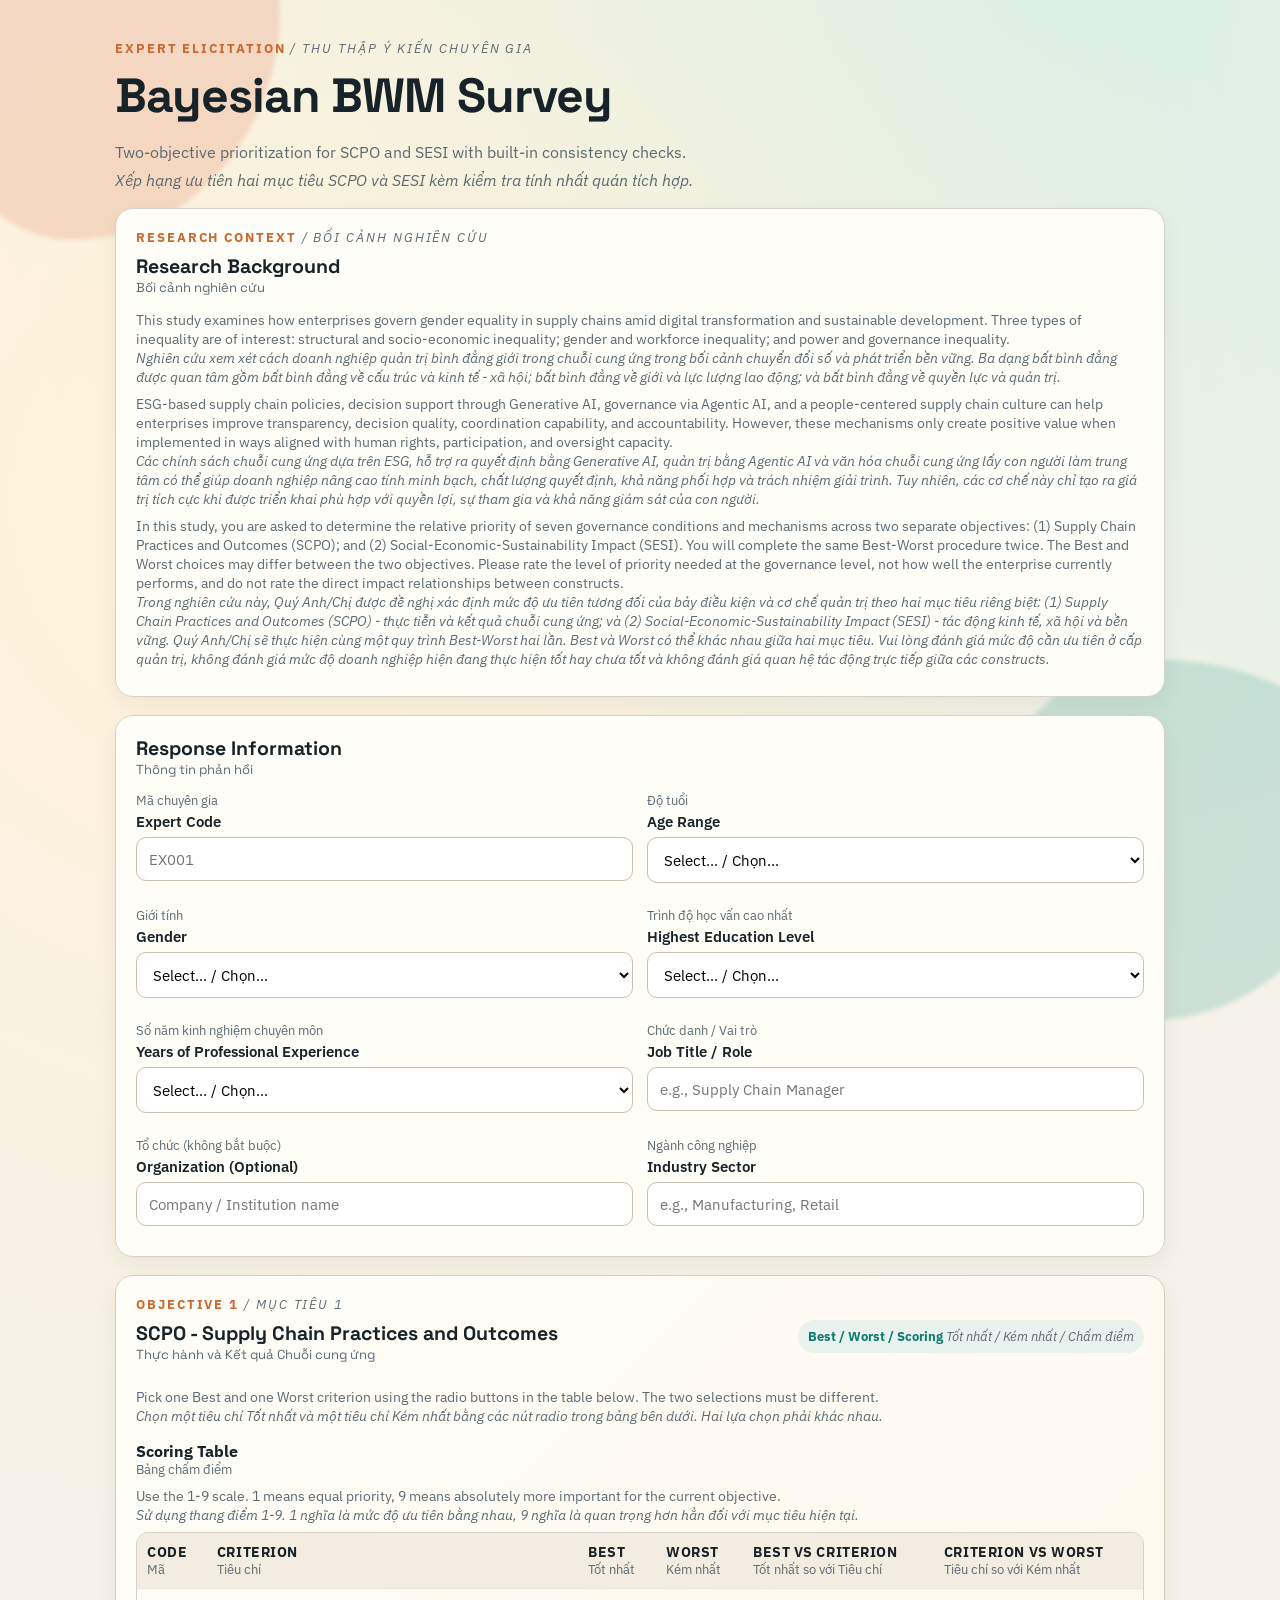
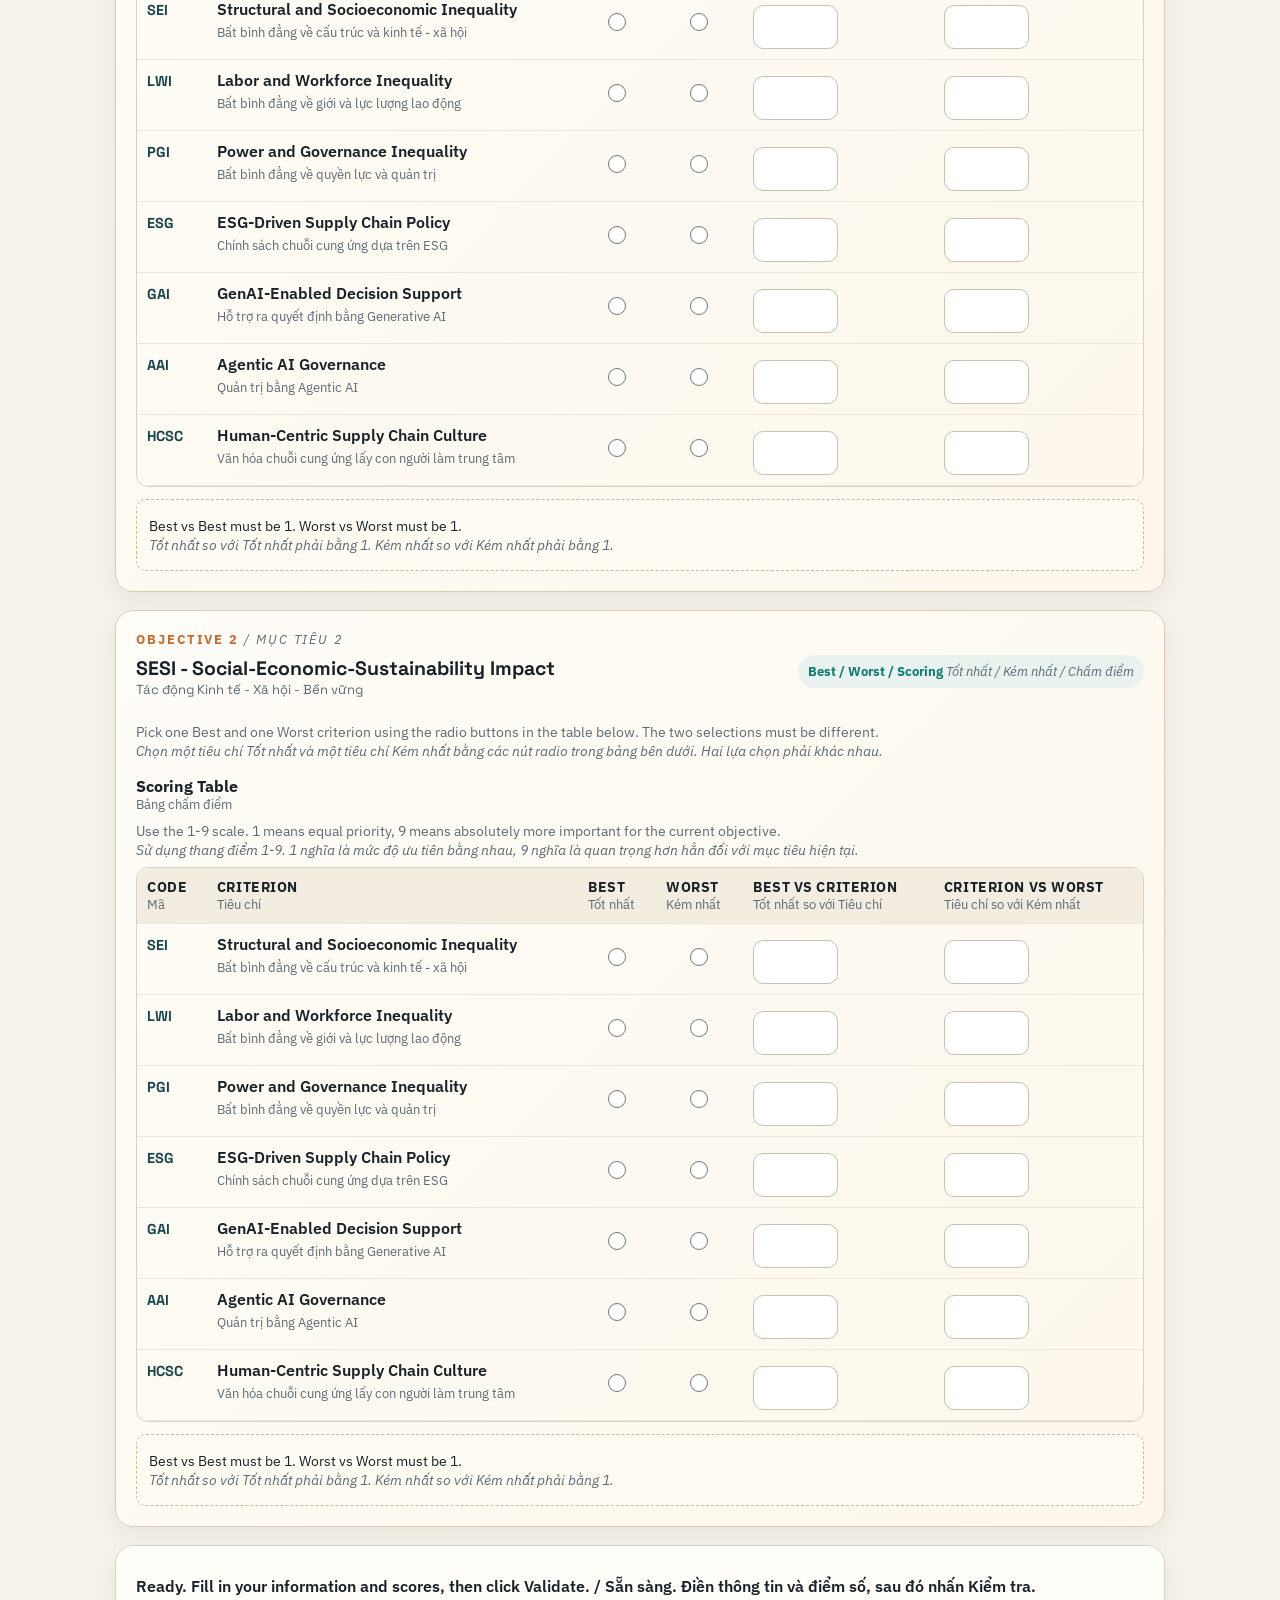
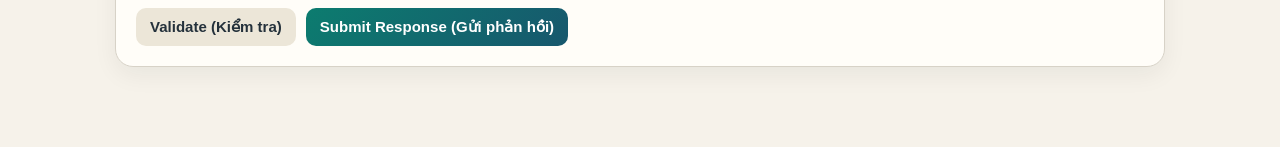
<file: index.html>
<!doctype html>
<html lang="en">
<head>
  <meta charset="UTF-8">
  <meta name="viewport" content="width=device-width, initial-scale=1.0">
  <title>Bayesian BWM Survey</title>
  <link rel="preconnect" href="https://fonts.googleapis.com">
  <link rel="preconnect" href="https://fonts.gstatic.com" crossorigin>
  <link href="https://fonts.googleapis.com/css2?family=IBM+Plex+Sans:wght@400;500;700&family=Space+Grotesk:wght@500;700&display=swap" rel="stylesheet">
  <link rel="stylesheet" href="styles.css">
</head>
<body>
  <div class="bg-shape bg-shape-a"></div>
  <div class="bg-shape bg-shape-b"></div>

  <main class="container">
    <header class="hero">
      <p class="eyebrow">Expert Elicitation <span class="vi-inline">/ Thu thập ý kiến chuyên gia</span></p>
      <h1>Bayesian BWM Survey</h1>
      <p class="subtitle">Two-objective prioritization for SCPO and SESI with built-in consistency checks.</p>
      <p class="subtitle vi-text">Xếp hạng ưu tiên hai mục tiêu SCPO và SESI kèm kiểm tra tính nhất quán tích hợp.</p>
    </header>

    <section class="card">
      <p class="eyebrow">Research Context <span class="vi-inline">/ Bối cảnh nghiên cứu</span></p>
      <h2>Research Background <span class="heading-vi">Bối cảnh nghiên cứu</span></h2>
      <p class="hint">This study examines how enterprises govern gender equality in supply chains amid digital transformation and sustainable development. Three types of inequality are of interest: structural and socio-economic inequality; gender and workforce inequality; and power and governance inequality.<br><span class="vi-inline">Nghiên cứu xem xét cách doanh nghiệp quản trị bình đẳng giới trong chuỗi cung ứng trong bối cảnh chuyển đổi số và phát triển bền vững. Ba dạng bất bình đẳng được quan tâm gồm bất bình đẳng về cấu trúc và kinh tế - xã hội; bất bình đẳng về giới và lực lượng lao động; và bất bình đẳng về quyền lực và quản trị.</span></p>
      <p class="hint">ESG-based supply chain policies, decision support through Generative AI, governance via Agentic AI, and a people-centered supply chain culture can help enterprises improve transparency, decision quality, coordination capability, and accountability. However, these mechanisms only create positive value when implemented in ways aligned with human rights, participation, and oversight capacity.<br><span class="vi-inline">Các chính sách chuỗi cung ứng dựa trên ESG, hỗ trợ ra quyết định bằng Generative AI, quản trị bằng Agentic AI và văn hóa chuỗi cung ứng lấy con người làm trung tâm có thể giúp doanh nghiệp nâng cao tính minh bạch, chất lượng quyết định, khả năng phối hợp và trách nhiệm giải trình. Tuy nhiên, các cơ chế này chỉ tạo ra giá trị tích cực khi được triển khai phù hợp với quyền lợi, sự tham gia và khả năng giám sát của con người.</span></p>
      <p class="hint">In this study, you are asked to determine the relative priority of seven governance conditions and mechanisms across two separate objectives: (1) Supply Chain Practices and Outcomes (SCPO); and (2) Social-Economic-Sustainability Impact (SESI). You will complete the same Best-Worst procedure twice. The Best and Worst choices may differ between the two objectives. Please rate the level of priority needed at the governance level, not how well the enterprise currently performs, and do not rate the direct impact relationships between constructs.<br><span class="vi-inline">Trong nghiên cứu này, Quý Anh/Chị được đề nghị xác định mức độ ưu tiên tương đối của bảy điều kiện và cơ chế quản trị theo hai mục tiêu riêng biệt: (1) Supply Chain Practices and Outcomes (SCPO) - thực tiễn và kết quả chuỗi cung ứng; và (2) Social-Economic-Sustainability Impact (SESI) - tác động kinh tế, xã hội và bền vững. Quý Anh/Chị sẽ thực hiện cùng một quy trình Best-Worst hai lần. Best và Worst có thể khác nhau giữa hai mục tiêu. Vui lòng đánh giá mức độ cần ưu tiên ở cấp quản trị, không đánh giá mức độ doanh nghiệp hiện đang thực hiện tốt hay chưa tốt và không đánh giá quan hệ tác động trực tiếp giữa các constructs.</span></p>
    </section>

    <section class="card">
      <h2>Response Information <span class="heading-vi">Thông tin phản hồi</span></h2>
      <div class="grid-two">
        <label>
          <span class="field-label-vi">Mã chuyên gia</span>
          Expert Code
          <input id="expertCode" type="text" placeholder="EX001" maxlength="40" required>
        </label>
        <label>
          <span class="field-label-vi">Độ tuổi</span>
          Age Range
          <select id="ageRange" required>
            <option value="">Select... / Chọn...</option>
            <option value="<25">Under 25 (Dưới 25)</option>
            <option value="25-34">25 - 34</option>
            <option value="35-44">35 - 44</option>
            <option value="45-54">45 - 54</option>
            <option value="55-64">55 - 64</option>
            <option value="65+">65 or older (65 trở lên)</option>
          </select>
        </label>
        <label>
          <span class="field-label-vi">Giới tính</span>
          Gender
          <select id="gender" required>
            <option value="">Select... / Chọn...</option>
            <option value="male">Male (Nam)</option>
            <option value="female">Female (Nữ)</option>
            <option value="other">Other (Khác)</option>
            <option value="prefer_not_say">Prefer not to say (Không muốn tiết lộ)</option>
          </select>
        </label>
        <label>
          <span class="field-label-vi">Trình độ học vấn cao nhất</span>
          Highest Education Level
          <select id="education" required>
            <option value="">Select... / Chọn...</option>
            <option value="bachelor">Bachelor's Degree (Cử nhân)</option>
            <option value="master">Master's Degree (Thạc sĩ)</option>
            <option value="phd">PhD / Doctorate (Tiến sĩ)</option>
            <option value="other">Other (Khác)</option>
          </select>
        </label>
        <label>
          <span class="field-label-vi">Số năm kinh nghiệm chuyên môn</span>
          Years of Professional Experience
          <select id="yearsExperience" required>
            <option value="">Select... / Chọn...</option>
            <option value="<5">Less than 5 years (Dưới 5 năm)</option>
            <option value="5-10">5 - 10 years</option>
            <option value="11-15">11 - 15 years</option>
            <option value="16-20">16 - 20 years</option>
            <option value="20+">More than 20 years (Trên 20 năm)</option>
          </select>
        </label>
        <label>
          <span class="field-label-vi">Chức danh / Vai trò</span>
          Job Title / Role
          <input id="jobTitle" type="text" placeholder="e.g., Supply Chain Manager" maxlength="120" required>
        </label>
        <label>
          <span class="field-label-vi">Tổ chức (không bắt buộc)</span>
          Organization (Optional)
          <input id="organization" type="text" placeholder="Company / Institution name" maxlength="120">
        </label>
        <label>
          <span class="field-label-vi">Ngành công nghiệp</span>
          Industry Sector
          <input id="industrySector" type="text" placeholder="e.g., Manufacturing, Retail" maxlength="120" required>
        </label>
      </div>
    </section>

    <section class="card objective-frame">
      <div class="objective-header">
        <div>
          <p class="eyebrow">Objective 1 <span class="vi-inline">/ Mục tiêu 1</span></p>
          <h2>SCPO - Supply Chain Practices and Outcomes <span class="heading-vi">Thực hành và Kết quả Chuỗi cung ứng</span></h2>
        </div>
        <span class="objective-badge">Best / Worst / Scoring <span class="vi-inline">Tốt nhất / Kém nhất / Chấm điểm</span></span>
      </div>

      <p class="hint">Pick one Best and one Worst criterion using the radio buttons in the table below. The two selections must be different.<br><span class="vi-inline">Chọn một tiêu chí Tốt nhất và một tiêu chí Kém nhất bằng các nút radio trong bảng bên dưới. Hai lựa chọn phải khác nhau.</span></p>

      <h3>Scoring Table <span class="heading-vi">Bảng chấm điểm</span></h3>
      <p class="hint">Use the 1-9 scale. 1 means equal priority, 9 means absolutely more important for the current objective.<br><span class="vi-inline">Sử dụng thang điểm 1-9. 1 nghĩa là mức độ ưu tiên bằng nhau, 9 nghĩa là quan trọng hơn hẳn đối với mục tiêu hiện tại.</span></p>
      <div class="table-wrap">
        <table>
          <thead>
            <tr>
              <th>Code <span class="heading-vi">Mã</span></th>
              <th>Criterion <span class="heading-vi">Tiêu chí</span></th>
              <th>Best <span class="heading-vi">Tốt nhất</span></th>
              <th>Worst <span class="heading-vi">Kém nhất</span></th>
              <th>Best vs Criterion <span class="heading-vi">Tốt nhất so với Tiêu chí</span></th>
              <th>Criterion vs Worst <span class="heading-vi">Tiêu chí so với Kém nhất</span></th>
            </tr>
          </thead>
          <tbody id="criteriaBody"></tbody>
        </table>
      </div>

      <div class="rule-box">
        <p>Best vs Best must be 1. Worst vs Worst must be 1.<br><span class="vi-inline">Tốt nhất so với Tốt nhất phải bằng 1. Kém nhất so với Kém nhất phải bằng 1.</span></p>
      </div>
    </section>

    <section class="card objective-frame">
      <div class="objective-header">
        <div>
          <p class="eyebrow">Objective 2 <span class="vi-inline">/ Mục tiêu 2</span></p>
          <h2>SESI - Social-Economic-Sustainability Impact <span class="heading-vi">Tác động Kinh tế - Xã hội - Bền vững</span></h2>
        </div>
        <span class="objective-badge">Best / Worst / Scoring <span class="vi-inline">Tốt nhất / Kém nhất / Chấm điểm</span></span>
      </div>

      <p class="hint">Pick one Best and one Worst criterion using the radio buttons in the table below. The two selections must be different.<br><span class="vi-inline">Chọn một tiêu chí Tốt nhất và một tiêu chí Kém nhất bằng các nút radio trong bảng bên dưới. Hai lựa chọn phải khác nhau.</span></p>

      <h3>Scoring Table <span class="heading-vi">Bảng chấm điểm</span></h3>
      <p class="hint">Use the 1-9 scale. 1 means equal priority, 9 means absolutely more important for the current objective.<br><span class="vi-inline">Sử dụng thang điểm 1-9. 1 nghĩa là mức độ ưu tiên bằng nhau, 9 nghĩa là quan trọng hơn hẳn đối với mục tiêu hiện tại.</span></p>
      <div class="table-wrap">
        <table>
          <thead>
            <tr>
              <th>Code <span class="heading-vi">Mã</span></th>
              <th>Criterion <span class="heading-vi">Tiêu chí</span></th>
              <th>Best <span class="heading-vi">Tốt nhất</span></th>
              <th>Worst <span class="heading-vi">Kém nhất</span></th>
              <th>Best vs Criterion <span class="heading-vi">Tốt nhất so với Tiêu chí</span></th>
              <th>Criterion vs Worst <span class="heading-vi">Tiêu chí so với Kém nhất</span></th>
            </tr>
          </thead>
          <tbody id="criteriaBody2"></tbody>
        </table>
      </div>

      <div class="rule-box">
        <p>Best vs Best must be 1. Worst vs Worst must be 1.<br><span class="vi-inline">Tốt nhất so với Tốt nhất phải bằng 1. Kém nhất so với Kém nhất phải bằng 1.</span></p>
      </div>
    </section>

    <section class="card">
      <div id="message" class="message" aria-live="polite"></div>
      <div class="actions">
        <button id="validateBtn" type="button" class="secondary">Validate (Kiểm tra)</button>
        <button id="submitBtn" type="button" class="primary">Submit Response (Gửi phản hồi)</button>
      </div>
     <!-- <p class="hint">If the Google Apps Script URL is not configured, the app will download a JSON file so you can still pilot test.<br><span class="vi-inline">Nếu chưa cấu hình URL Google Apps Script, ứng dụng sẽ tải xuống tệp JSON để bạn có thể thử nghiệm.</span></p> -->
    </section>
  </main>

  <script src="config.js"></script>
  <script src="app.js"></script>
</body>
</html>
</file>
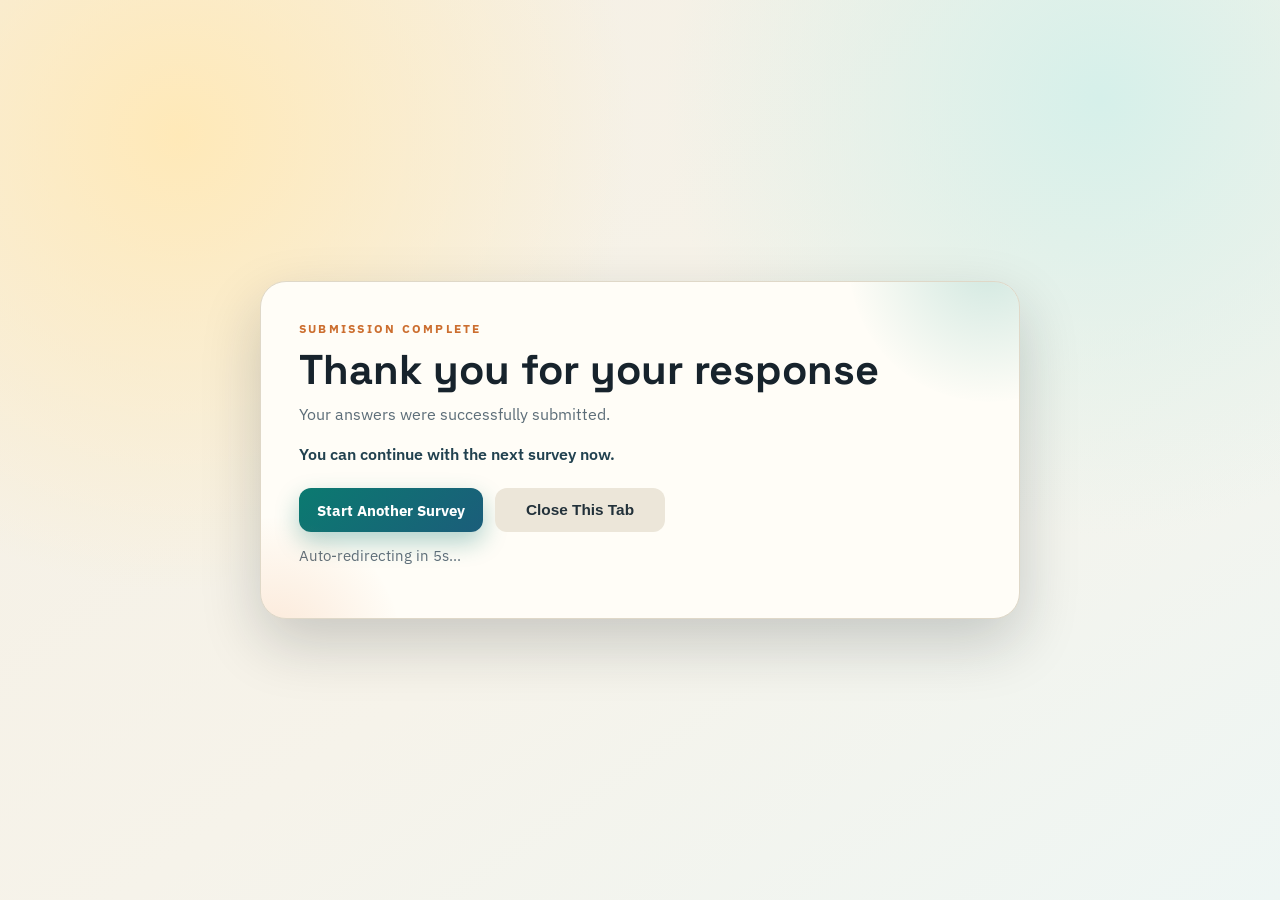
<file: submitted.html>
<!doctype html>
<html lang="en">
<head>
  <meta charset="UTF-8">
  <meta name="viewport" content="width=device-width, initial-scale=1.0">
  <title>Response Submitted</title>
  <link rel="preconnect" href="https://fonts.googleapis.com">
  <link rel="preconnect" href="https://fonts.gstatic.com" crossorigin>
  <link href="https://fonts.googleapis.com/css2?family=IBM+Plex+Sans:wght@400;500;700&family=Space+Grotesk:wght@500;700&display=swap" rel="stylesheet">
  <style>
    :root {
      --ink: #17232c;
      --muted: #5c6d78;
      --panel: #fffdf7;
      --line: #dfd8c8;
      --accent: #0b7a70;
      --accent-2: #cc6e2f;
    }

    * {
      box-sizing: border-box;
    }

    body {
      margin: 0;
      min-height: 100vh;
      font-family: "IBM Plex Sans", sans-serif;
      color: var(--ink);
      background:
        radial-gradient(circle at 14% 15%, #ffe9b8 0%, transparent 34%),
        radial-gradient(circle at 86% 11%, #d6f0ea 0%, transparent 32%),
        linear-gradient(145deg, #f5efe3 0%, #f6f3ea 55%, #eef6f4 100%);
      display: grid;
      place-items: center;
      padding: 20px;
    }

    .done-card {
      width: min(760px, 94vw);
      background: var(--panel);
      border: 1px solid var(--line);
      border-radius: 26px;
      box-shadow: 0 24px 60px rgba(20, 29, 36, 0.2);
      padding: clamp(22px, 4vw, 38px);
      position: relative;
      overflow: hidden;
      animation: card-rise 420ms ease;
    }

    .done-card::before,
    .done-card::after {
      content: "";
      position: absolute;
      border-radius: 50%;
      pointer-events: none;
    }

    .done-card::before {
      width: 280px;
      height: 280px;
      top: -160px;
      right: -110px;
      background: radial-gradient(circle, rgba(43, 156, 143, 0.22) 0%, transparent 72%);
    }

    .done-card::after {
      width: 260px;
      height: 260px;
      bottom: -160px;
      left: -120px;
      background: radial-gradient(circle, rgba(235, 143, 84, 0.2) 0%, transparent 72%);
    }

    .eyebrow {
      margin: 0;
      text-transform: uppercase;
      letter-spacing: 0.18em;
      font-weight: 700;
      color: var(--accent-2);
      font-size: 0.78rem;
    }

    h1 {
      margin: 10px 0 8px;
      font-family: "Space Grotesk", sans-serif;
      font-size: clamp(1.8rem, 4.8vw, 2.6rem);
      line-height: 1.15;
    }

    .subtitle {
      margin: 0;
      color: var(--muted);
      max-width: 620px;
      font-size: 1.03rem;
      line-height: 1.5;
    }

    .status-line {
      margin: 18px 0 0;
      font-weight: 600;
      color: #21414f;
    }

    .actions {
      margin-top: 24px;
      display: flex;
      gap: 12px;
      flex-wrap: wrap;
    }

    button,
    a.button-link {
      border: none;
      border-radius: 12px;
      padding: 12px 18px;
      font-size: 0.96rem;
      font-weight: 700;
      cursor: pointer;
      text-decoration: none;
      display: inline-flex;
      align-items: center;
      justify-content: center;
      min-width: 170px;
    }

    .primary {
      background: linear-gradient(135deg, var(--accent), #1b5d7a);
      color: #fff;
      box-shadow: 0 10px 24px rgba(12, 122, 112, 0.33);
    }

    .ghost {
      background: #ece6d9;
      color: #22313a;
    }

    .countdown {
      margin-top: 14px;
      font-size: 0.93rem;
      color: var(--muted);
    }

    @keyframes card-rise {
      from {
        transform: translateY(12px) scale(0.98);
        opacity: 0;
      }
      to {
        transform: translateY(0) scale(1);
        opacity: 1;
      }
    }

    @media (max-width: 560px) {
      .actions {
        flex-direction: column;
      }

      button,
      a.button-link {
        width: 100%;
      }
    }
  </style>
</head>
<body>
  <main class="done-card">
    <p class="eyebrow">Submission Complete</p>
    <h1 id="titleText">Thank you for your response</h1>
    <p class="subtitle" id="subtitleText">Your answers were successfully submitted.</p>
    <p class="status-line" id="statusText">You can continue with the next survey now.</p>

    <div class="actions">
      <a id="nextSurveyLink" class="button-link primary" href="#">Start Another Survey</a>
      <button id="closePageBtn" type="button" class="ghost">Close This Tab</button>
    </div>

    <p class="countdown">Auto-redirecting in <span id="countdown">6</span>s...</p>
  </main>

  <script>
    const params = new URLSearchParams(window.location.search);
    const nextUrl = params.get("next") || "index.html";
    const status = params.get("status") || "submitted";

    const titleText = document.getElementById("titleText");
    const subtitleText = document.getElementById("subtitleText");
    const statusText = document.getElementById("statusText");
    const nextSurveyLink = document.getElementById("nextSurveyLink");
    const closePageBtn = document.getElementById("closePageBtn");
    const countdownEl = document.getElementById("countdown");

    nextSurveyLink.href = nextUrl;

    if (status === "backup") {
      titleText.textContent = "Backup file created successfully";
      subtitleText.textContent = "Your JSON backup was downloaded because the backend is not configured.";
      statusText.textContent = "You can still continue to the next survey.";
    }

    let seconds = 6;
    const timer = setInterval(() => {
      seconds -= 1;
      countdownEl.textContent = String(seconds);
      if (seconds <= 0) {
        clearInterval(timer);
        window.location.assign(nextUrl);
      }
    }, 1000);

    closePageBtn.addEventListener("click", () => {
      window.close();
      setTimeout(() => {
        window.location.assign(nextUrl);
      }, 200);
    });
  </script>
</body>
</html>
</file>
<file: styles.css>
:root {
  --bg: #f6f2ea;
  --card: #fffdf8;
  --ink: #182229;
  --muted: #5c6a73;
  --line: #d7d2c7;
  --brand: #0c7c6f;
  --brand-2: #c96a30;
  --danger: #b42318;
  --ok: #15803d;
}

* {
  box-sizing: border-box;
}

body {
  margin: 0;
  font-family: "IBM Plex Sans", sans-serif;
  color: var(--ink);
  background: radial-gradient(circle at 20% 15%, #fff3d8 0, transparent 35%),
    radial-gradient(circle at 80% 0%, #d7efe6 0, transparent 30%),
    var(--bg);
  min-height: 100vh;
}

.bg-shape {
  position: fixed;
  width: 360px;
  height: 360px;
  border-radius: 44% 56% 58% 42% / 41% 36% 64% 59%;
  filter: blur(2px);
  opacity: 0.2;
  z-index: -1;
}

.bg-shape-a {
  top: -120px;
  left: -80px;
  background: #e76f51;
}

.bg-shape-b {
  bottom: -120px;
  right: -80px;
  background: #2a9d8f;
}

.container {
  width: min(1050px, 92vw);
  margin: 40px auto 80px;
}

.hero h1 {
  margin: 0;
  font-family: "Space Grotesk", sans-serif;
  font-size: clamp(1.9rem, 4.4vw, 3rem);
  letter-spacing: -0.02em;
}

.eyebrow {
  margin: 0 0 8px;
  text-transform: uppercase;
  letter-spacing: 0.15em;
  color: var(--brand-2);
  font-weight: 700;
  font-size: 0.8rem;
}

.subtitle {
  color: var(--muted);
  max-width: 700px;
}

.card {
  margin-top: 18px;
  background: var(--card);
  border: 1px solid var(--line);
  border-radius: 18px;
  padding: 20px;
  box-shadow: 0 8px 24px rgba(23, 32, 39, 0.06);
}

h2 {
  margin: 0 0 14px;
  font-family: "Space Grotesk", sans-serif;
  font-size: 1.22rem;
}

h3 {
  margin: 16px 0 6px;
  font-size: 1rem;
}

.objective-frame {
  border: 1px solid #d7cdb7;
  background: linear-gradient(135deg, #fffdf8 0%, #fdf7eb 100%);
}

.objective-header {
  display: flex;
  justify-content: space-between;
  align-items: center;
  gap: 12px;
  margin-bottom: 10px;
}

.objective-badge {
  display: inline-block;
  padding: 8px 10px;
  border-radius: 999px;
  background: #e9f2ef;
  color: var(--brand);
  font-weight: 700;
  font-size: 0.8rem;
  text-align: right;
}

.heading-vi,
.field-label-vi {
  display: block;
  color: var(--muted);
  font-weight: 400;
  font-size: 0.82rem;
  text-transform: none;
  letter-spacing: normal;
}

.field-label-vi {
  margin-bottom: 2px;
}

.vi-inline {
  color: var(--muted);
  font-weight: 400;
  font-style: italic;
}

.vi-text {
  margin-top: -8px;
  font-style: italic;
}

.grid-two {
  display: grid;
  grid-template-columns: 1fr 1fr;
  gap: 14px;
}

label {
  display: block;
  font-size: 0.95rem;
  font-weight: 600;
  margin-bottom: 10px;
}

input,
select {
  width: 100%;
  margin-top: 6px;
  border: 1px solid #c8c1b1;
  background: #fff;
  border-radius: 10px;
  padding: 11px 12px;
  font-size: 0.95rem;
  font-family: inherit;
}

.table-wrap {
  overflow-x: auto;
  border-radius: 12px;
  border: 1px solid var(--line);
}

table {
  width: 100%;
  border-collapse: collapse;
  min-width: 800px;
}

th,
td {
  padding: 10px;
  border-bottom: 1px solid #ece7dd;
  text-align: left;
  vertical-align: top;
}

th {
  background: #f2ece1;
  font-size: 0.88rem;
  text-transform: uppercase;
  letter-spacing: 0.04em;
}

td code {
  font-family: "Space Grotesk", sans-serif;
  font-size: 0.9rem;
  font-weight: 700;
  color: #17454c;
}

.criterion-title {
  font-weight: 600;
}

.criterion-sub {
  display: block;
  color: var(--muted);
  font-size: 0.84rem;
  margin-top: 4px;
}

.score-input {
  width: 85px;
}

.radio-cell {
  text-align: center;
  vertical-align: middle;
}

.radio-cell input[type="radio"] {
  width: 18px;
  height: 18px;
  margin: 0;
  cursor: pointer;
}

.locked {
  background: #f5f8f7;
  border-color: #b8d2ce;
}

.rule-box {
  margin-top: 12px;
  padding: 10px 12px;
  border: 1px dashed #c7baa2;
  border-radius: 10px;
  background: #fffbf3;
}

.rule-box p {
  margin: 6px 0;
  font-size: 0.9rem;
}

.hint {
  color: var(--muted);
  font-size: 0.9rem;
  margin: 8px 0;
}

.message {
  min-height: 24px;
  margin-top: 10px;
  font-weight: 600;
}

.message.error {
  color: var(--danger);
}

.message.success {
  color: var(--ok);
}

.actions {
  margin-top: 8px;
  display: flex;
  gap: 10px;
}

button {
  border: none;
  border-radius: 10px;
  padding: 10px 14px;
  font-size: 0.94rem;
  font-weight: 700;
  cursor: pointer;
}

button.primary {
  background: linear-gradient(135deg, var(--brand), #17576d);
  color: white;
}

button.secondary {
  background: #ece6d8;
  color: #24313b;
}

button:disabled {
  opacity: 0.65;
  cursor: not-allowed;
}

.submit-popup {
  position: fixed;
  inset: 0;
  z-index: 30;
  display: grid;
  place-items: center;
  pointer-events: none;
  opacity: 0;
  transition: opacity 220ms ease;
}

.submit-popup.is-open {
  opacity: 1;
  pointer-events: auto;
}

.submit-popup__backdrop {
  position: absolute;
  inset: 0;
  background: rgba(17, 27, 35, 0.45);
  backdrop-filter: blur(3px);
}

.submit-popup__card {
  position: relative;
  width: min(520px, 90vw);
  border-radius: 22px;
  padding: 28px 24px 24px;
  background: linear-gradient(155deg, #fff8e7 0%, #edf9f7 48%, #fffdf8 100%);
  border: 1px solid #d9d2c4;
  box-shadow: 0 20px 60px rgba(16, 28, 36, 0.28);
  animation: popup-rise 280ms ease-out;
  overflow: hidden;
  text-align: center;
}

.submit-popup__flare {
  position: absolute;
  inset: -50% 25% auto;
  height: 180px;
  background: radial-gradient(circle, rgba(245, 184, 65, 0.35) 0%, transparent 70%);
  pointer-events: none;
}

.submit-popup__eyebrow {
  margin: 0;
  text-transform: uppercase;
  letter-spacing: 0.18em;
  font-size: 0.76rem;
  color: #b35f2f;
  font-weight: 700;
}

.submit-popup h3 {
  margin: 10px 0 8px;
  font-size: clamp(1.4rem, 3.2vw, 1.9rem);
  font-family: "Space Grotesk", sans-serif;
}

.submit-popup p {
  margin: 0;
  color: #3d4d56;
}

.submit-popup__btn {
  margin-top: 18px;
  min-width: 150px;
  box-shadow: 0 8px 18px rgba(12, 124, 111, 0.32);
}

@keyframes popup-rise {
  from {
    transform: translateY(18px) scale(0.96);
    opacity: 0;
  }
  to {
    transform: translateY(0) scale(1);
    opacity: 1;
  }
}

@media (max-width: 780px) {
  .grid-two {
    grid-template-columns: 1fr;
  }

  .card {
    padding: 16px;
  }

  .submit-popup__card {
    padding: 24px 18px 20px;
  }
}
</file>
